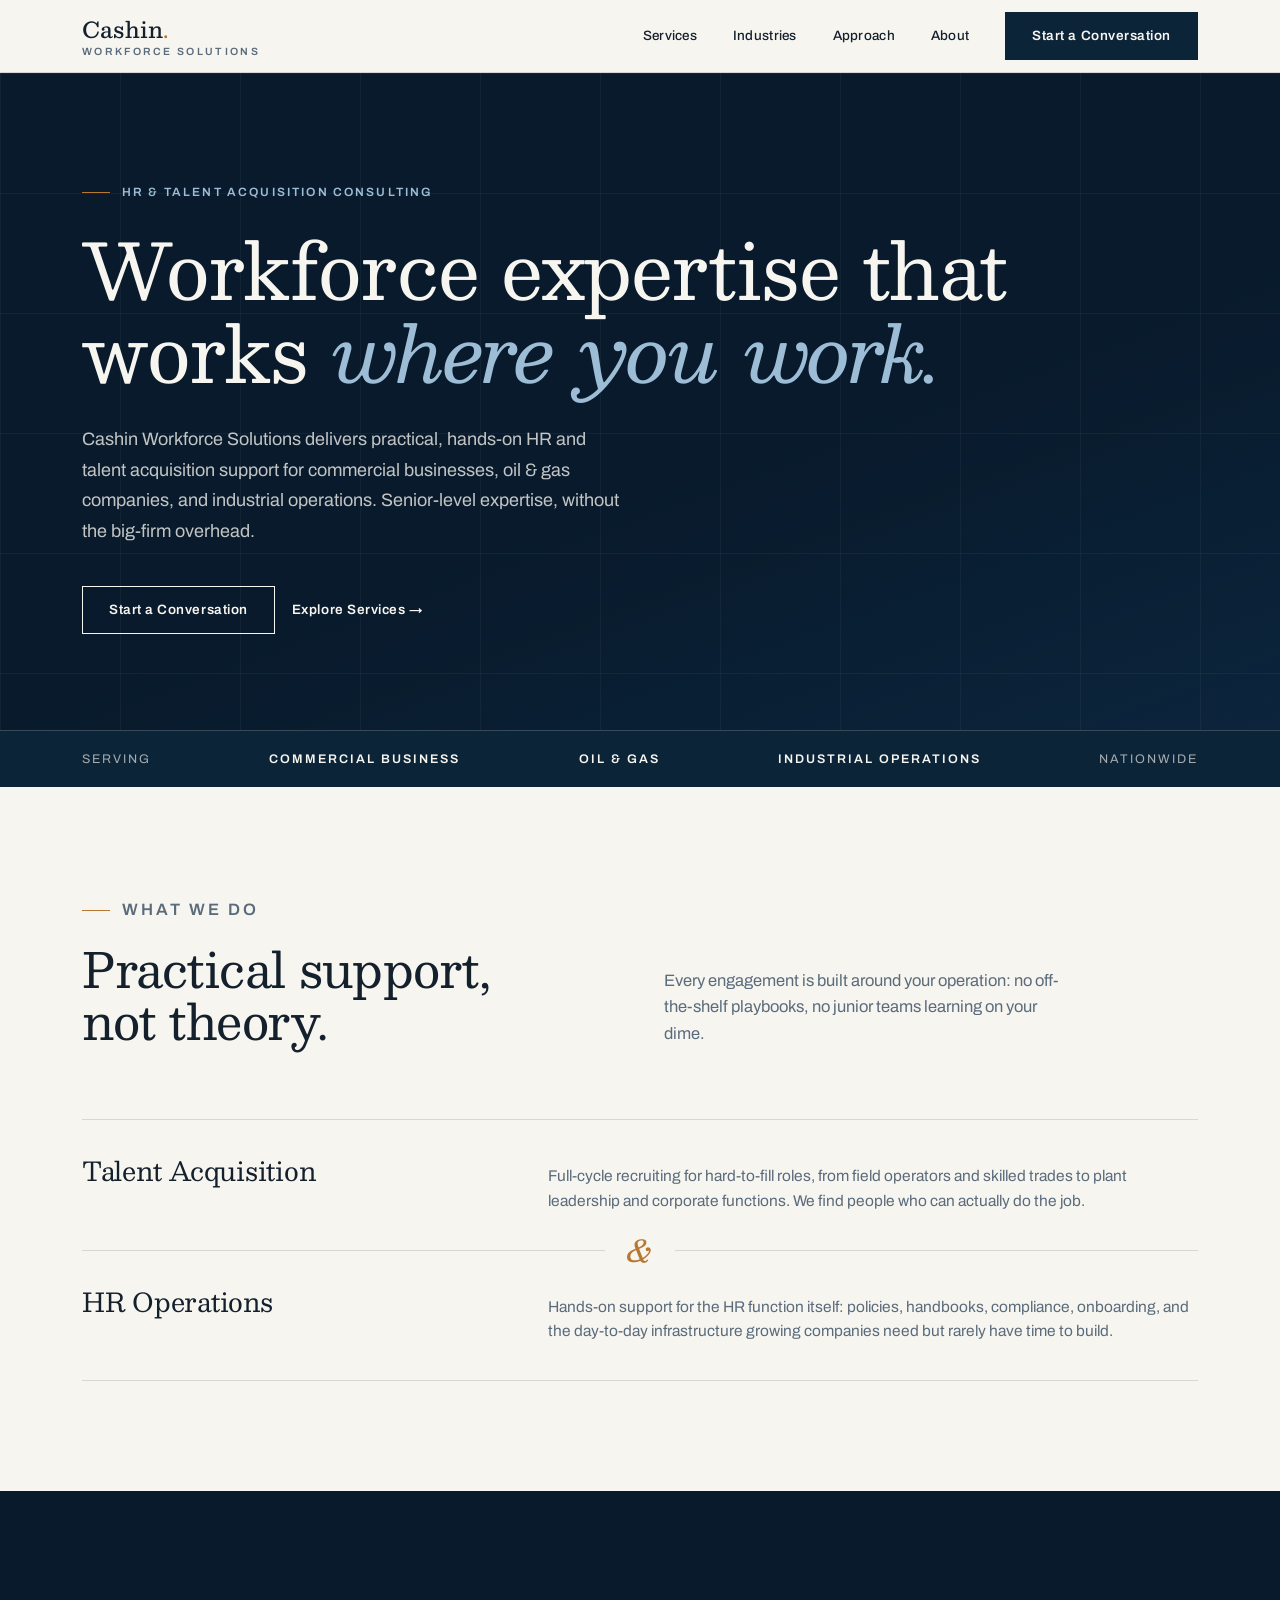
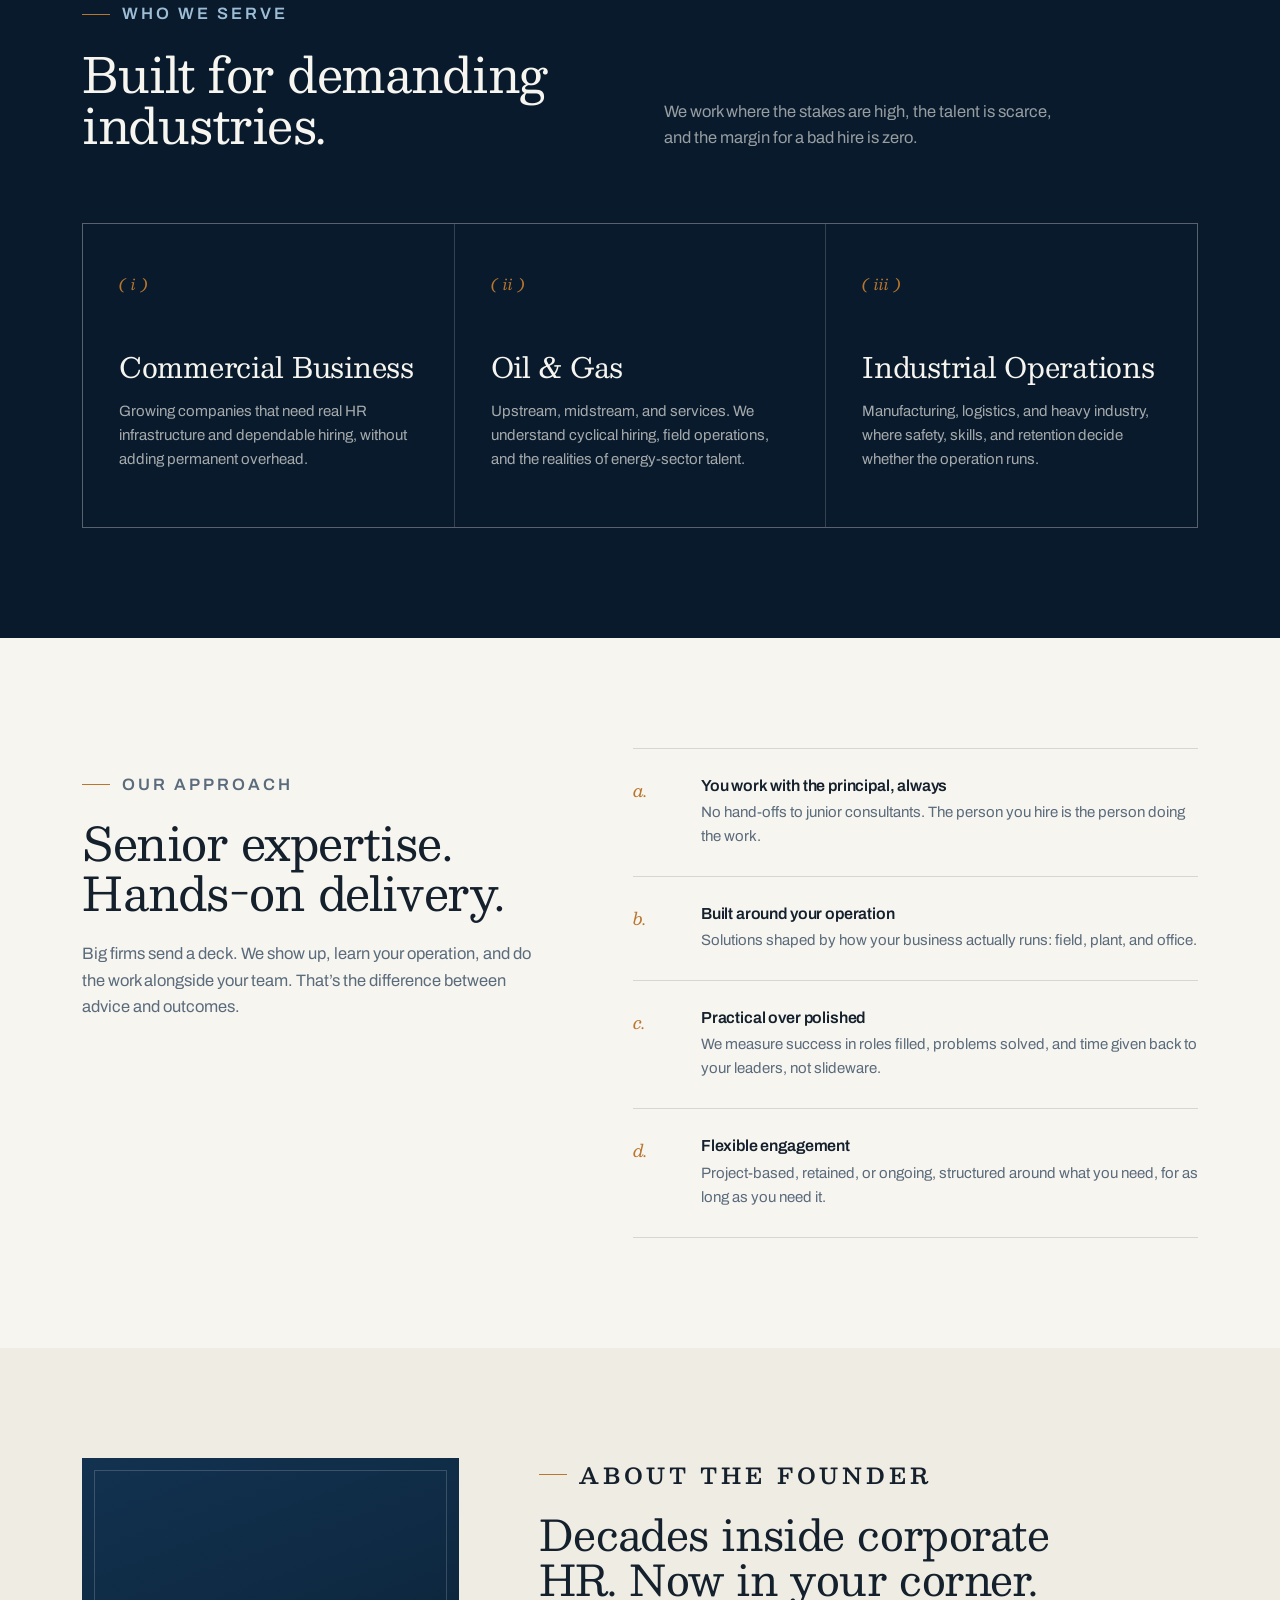
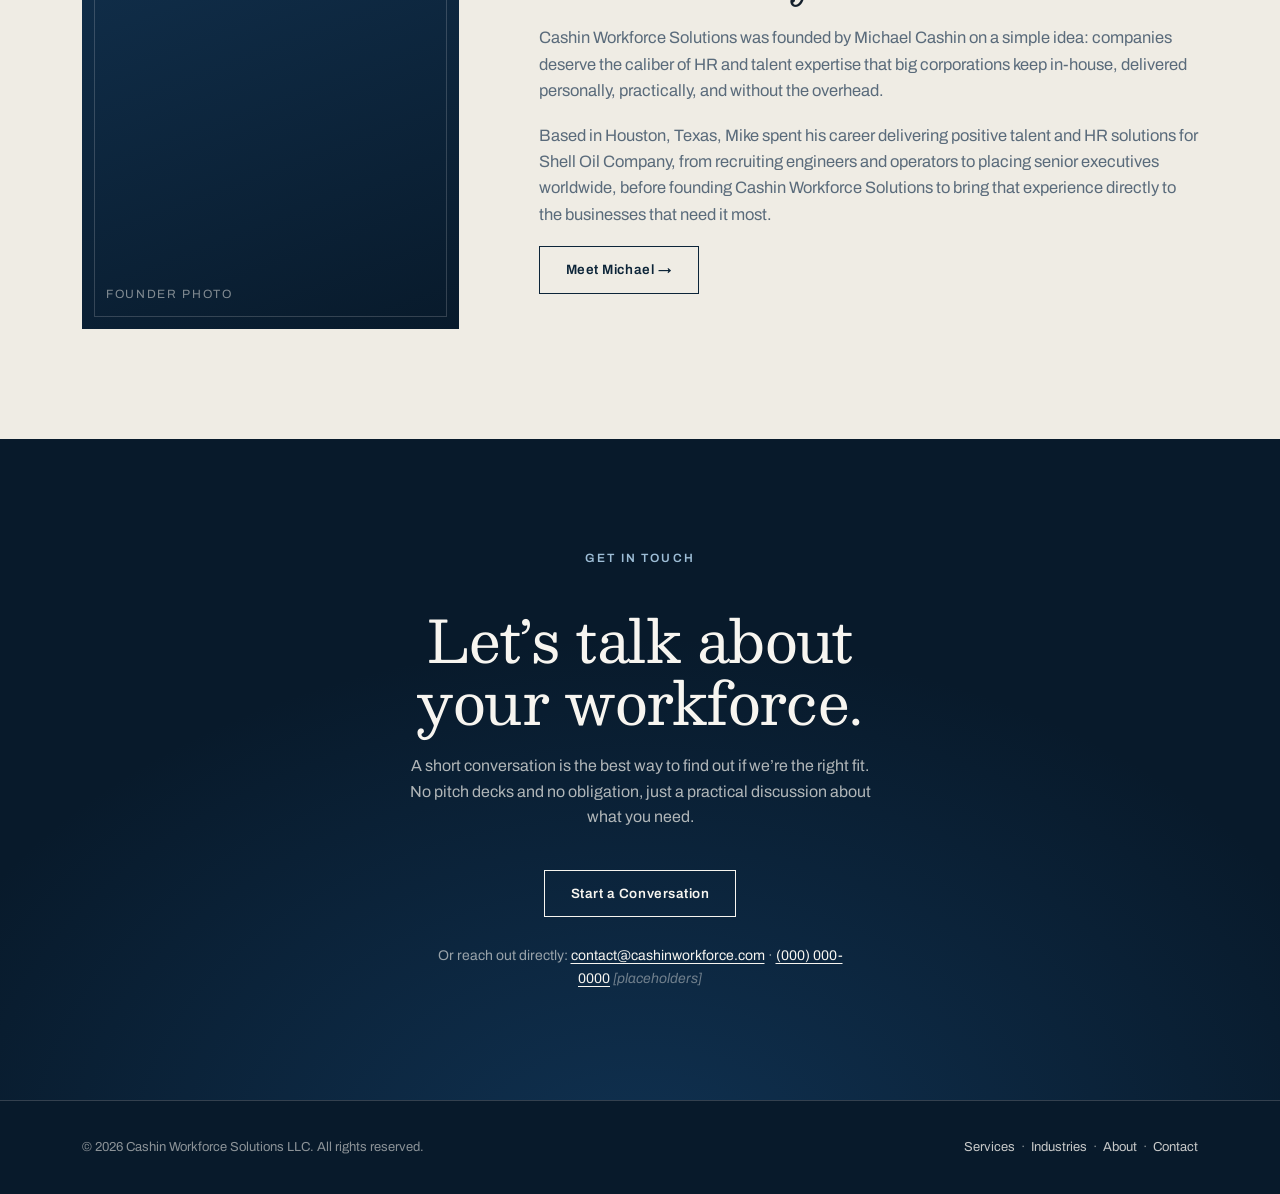
<file: index.html>
<!DOCTYPE html>
<html lang="en">
<head>
<meta charset="UTF-8">
<meta name="viewport" content="width=device-width, initial-scale=1.0">
<title>Cashin Workforce Solutions · Practical HR &amp; Talent Acquisition</title>
<meta name="description" content="Hands-on HR and talent acquisition support for commercial, oil & gas, and industrial operations.">
<meta name="theme-color" content="#F7F5F0">
<meta property="og:title" content="Cashin Workforce Solutions">
<meta property="og:description" content="Practical, hands-on HR and talent acquisition support for commercial, oil & gas, and industrial operations.">
<meta property="og:type" content="website">
<link rel="icon" href="data:image/svg+xml,%3Csvg xmlns='http://www.w3.org/2000/svg' viewBox='0 0 64 64'%3E%3Crect width='64' height='64' rx='8' fill='%23081A2B'/%3E%3Ctext x='32' y='44' font-family='Georgia,serif' font-size='36' fill='%23F7F5F0' text-anchor='middle'%3EC%3C/text%3E%3C/svg%3E">
<link rel="preconnect" href="https://fonts.googleapis.com">
<link rel="preconnect" href="https://fonts.gstatic.com" crossorigin>
<link href="https://fonts.googleapis.com/css2?family=Besley:ital,wght@0,400;0,500;0,600;1,400&family=Archivo:wght@400;500;600;700&display=swap" rel="stylesheet">
<link rel="stylesheet" href="styles.css">
</head>
<body>

<a class="skip-link" href="#top">Skip to main content</a>
<header class="site">
  <div class="wrap nav">
    <a class="logo" href="index.html">Cashin<span>.</span><small>Workforce Solutions</small></a>
    <nav class="nav-links" aria-label="Primary">
      <a href="#services">Services</a>
      <a href="#industries">Industries</a>
      <a href="#approach">Approach</a>
      <a href="about.html">About</a>
      <a class="btn btn-solid" href="contact.html">Start a Conversation</a>
    </nav>
  </div>
</header>

<main id="top">

  <!-- HERO -->
  <div class="hero dark">
    <div class="wrap hero-inner">
      <div>
        <p class="kicker">HR &amp; Talent Acquisition Consulting</p>
        <h1>Workforce expertise that works <em>where you work.</em></h1>
        <p class="lede">Cashin Workforce Solutions delivers practical, hands-on HR and talent acquisition support for commercial businesses, oil &amp; gas companies, and industrial operations. Senior-level expertise, without the big-firm overhead.</p>
        <div class="hero-ctas">
          <a class="btn btn-light" href="contact.html">Start a Conversation</a>
          <a class="btn btn-text" href="#services">Explore Services <span aria-hidden="true">→</span></a>
        </div>
      </div>
    </div>
    <div class="strip">
      <div class="wrap strip-inner">
        <span>Serving</span>
        <span><b>Commercial Business</b></span>
        <span><b>Oil &amp; Gas</b></span>
        <span><b>Industrial Operations</b></span>
        <span>Nationwide</span>
      </div>
    </div>
  </div>

  <!-- SERVICES -->
  <section id="services">
    <div class="wrap">
      <div class="sec-head reveal">
        <div>
          <p class="kicker">What We Do</p>
          <h2>Practical support, not theory.</h2>
        </div>
        <p>Every engagement is built around your operation: no off-the-shelf playbooks, no junior teams learning on your dime.</p>
      </div>
      <div class="reveal">
        <div class="svc">
          <h3>Talent Acquisition</h3>
          <p>Full-cycle recruiting for hard-to-fill roles, from field operators and skilled trades to plant leadership and corporate functions. We find people who can actually do the job.</p>
        </div>
        <div class="svc-amp" aria-hidden="true"><span>&amp;</span></div>
        <div class="svc">
          <h3>HR Operations</h3>
          <p>Hands-on support for the HR function itself: policies, handbooks, compliance, onboarding, and the day-to-day infrastructure growing companies need but rarely have time to build.</p>
        </div>
      </div>
    </div>
  </section>

  <!-- INDUSTRIES -->
  <section id="industries" class="industries dark">
    <div class="wrap">
      <div class="sec-head reveal">
        <div>
          <p class="kicker">Who We Serve</p>
          <h2>Built for demanding industries.</h2>
        </div>
        <p style="color: rgba(247,245,240,0.6);">We work where the stakes are high, the talent is scarce, and the margin for a bad hire is zero.</p>
      </div>
      <div class="ind-grid reveal">
        <div class="ind-card">
          <span class="glyph" aria-hidden="true">( i )</span>
          <h3>Commercial Business</h3>
          <p>Growing companies that need real HR infrastructure and dependable hiring, without adding permanent overhead.</p>
        </div>
        <div class="ind-card">
          <span class="glyph" aria-hidden="true">( ii )</span>
          <h3>Oil &amp; Gas</h3>
          <p>Upstream, midstream, and services. We understand cyclical hiring, field operations, and the realities of energy-sector talent.</p>
        </div>
        <div class="ind-card">
          <span class="glyph" aria-hidden="true">( iii )</span>
          <h3>Industrial Operations</h3>
          <p>Manufacturing, logistics, and heavy industry, where safety, skills, and retention decide whether the operation runs.</p>
        </div>
      </div>
    </div>
  </section>

  <!-- APPROACH -->
  <section id="approach">
    <div class="wrap approach-grid">
      <div class="reveal">
        <p class="kicker">Our Approach</p>
        <h2>Senior expertise. Hands-on delivery.</h2>
        <p>Big firms send a deck. We show up, learn your operation, and do the work alongside your team. That&rsquo;s the difference between advice and outcomes.</p>
      </div>
      <div class="reveal">
        <div class="tenet">
          <span class="t-no" aria-hidden="true">a.</span>
          <div>
            <h3>You work with the principal, always</h3>
            <p>No hand-offs to junior consultants. The person you hire is the person doing the work.</p>
          </div>
        </div>
        <div class="tenet">
          <span class="t-no" aria-hidden="true">b.</span>
          <div>
            <h3>Built around your operation</h3>
            <p>Solutions shaped by how your business actually runs: field, plant, and office.</p>
          </div>
        </div>
        <div class="tenet">
          <span class="t-no" aria-hidden="true">c.</span>
          <div>
            <h3>Practical over polished</h3>
            <p>We measure success in roles filled, problems solved, and time given back to your leaders, not slideware.</p>
          </div>
        </div>
        <div class="tenet">
          <span class="t-no" aria-hidden="true">d.</span>
          <div>
            <h3>Flexible engagement</h3>
            <p>Project-based, retained, or ongoing, structured around what you need, for as long as you need it.</p>
          </div>
        </div>
      </div>
    </div>
  </section>

  <!-- ABOUT TEASER -->
  <section id="about" class="about">
    <div class="wrap about-grid">
      <div class="portrait reveal">
        <span>Founder photo</span>
      </div>
      <div class="bio reveal">
        <p class="kicker">About the Founder</p>
        <h2>Decades inside corporate HR. Now in your corner.</h2>
        <p>Cashin Workforce Solutions was founded by Michael Cashin on a simple idea: companies deserve the caliber of HR and talent expertise that big corporations keep in-house, delivered personally, practically, and without the overhead.</p>
        <p>Based in Houston, Texas, Mike spent his career delivering positive talent and HR solutions for Shell Oil Company, from recruiting engineers and operators to placing senior executives worldwide, before founding Cashin Workforce Solutions to bring that experience directly to the businesses that need it most.</p>
        <p><a class="btn" href="about.html">Meet Michael <span aria-hidden="true">→</span></a></p>
      </div>
    </div>
  </section>

  <!-- CTA -->
  <section id="contact" class="cta dark">
    <div class="wrap">
      <p class="kicker">Get In Touch</p>
      <h2>Let&rsquo;s talk about your workforce.</h2>
      <p>A short conversation is the best way to find out if we&rsquo;re the right fit. No pitch decks and no obligation, just a practical discussion about what you need.</p>
      <a class="btn btn-light" href="contact.html">Start a Conversation</a>
      <p class="cta-alt">Or reach out directly: <a href="mailto:contact@cashinworkforce.com">contact@cashinworkforce.com</a> · <a href="tel:+10000000000">(000) 000-0000</a> <em>[placeholders]</em></p>
    </div>
  </section>

</main>

<footer>
  <div class="wrap foot">
    <span>© 2026 Cashin Workforce Solutions LLC. All rights reserved.</span>
    <nav aria-label="Footer"><a href="#services">Services</a> &nbsp;·&nbsp; <a href="#industries">Industries</a> &nbsp;·&nbsp; <a href="about.html">About</a> &nbsp;·&nbsp; <a href="contact.html">Contact</a></nav>
  </div>
</footer>

<noscript><style>.reveal { opacity: 1; transform: none; }</style></noscript>
<script>
  const io = new IntersectionObserver((entries) => {
    for (const e of entries) {
      if (e.isIntersecting) { e.target.classList.add("in"); io.unobserve(e.target); }
    }
  }, { threshold: 0.12 });
  document.querySelectorAll(".reveal").forEach((el) => io.observe(el));
</script>

</body>
</html>
</file>
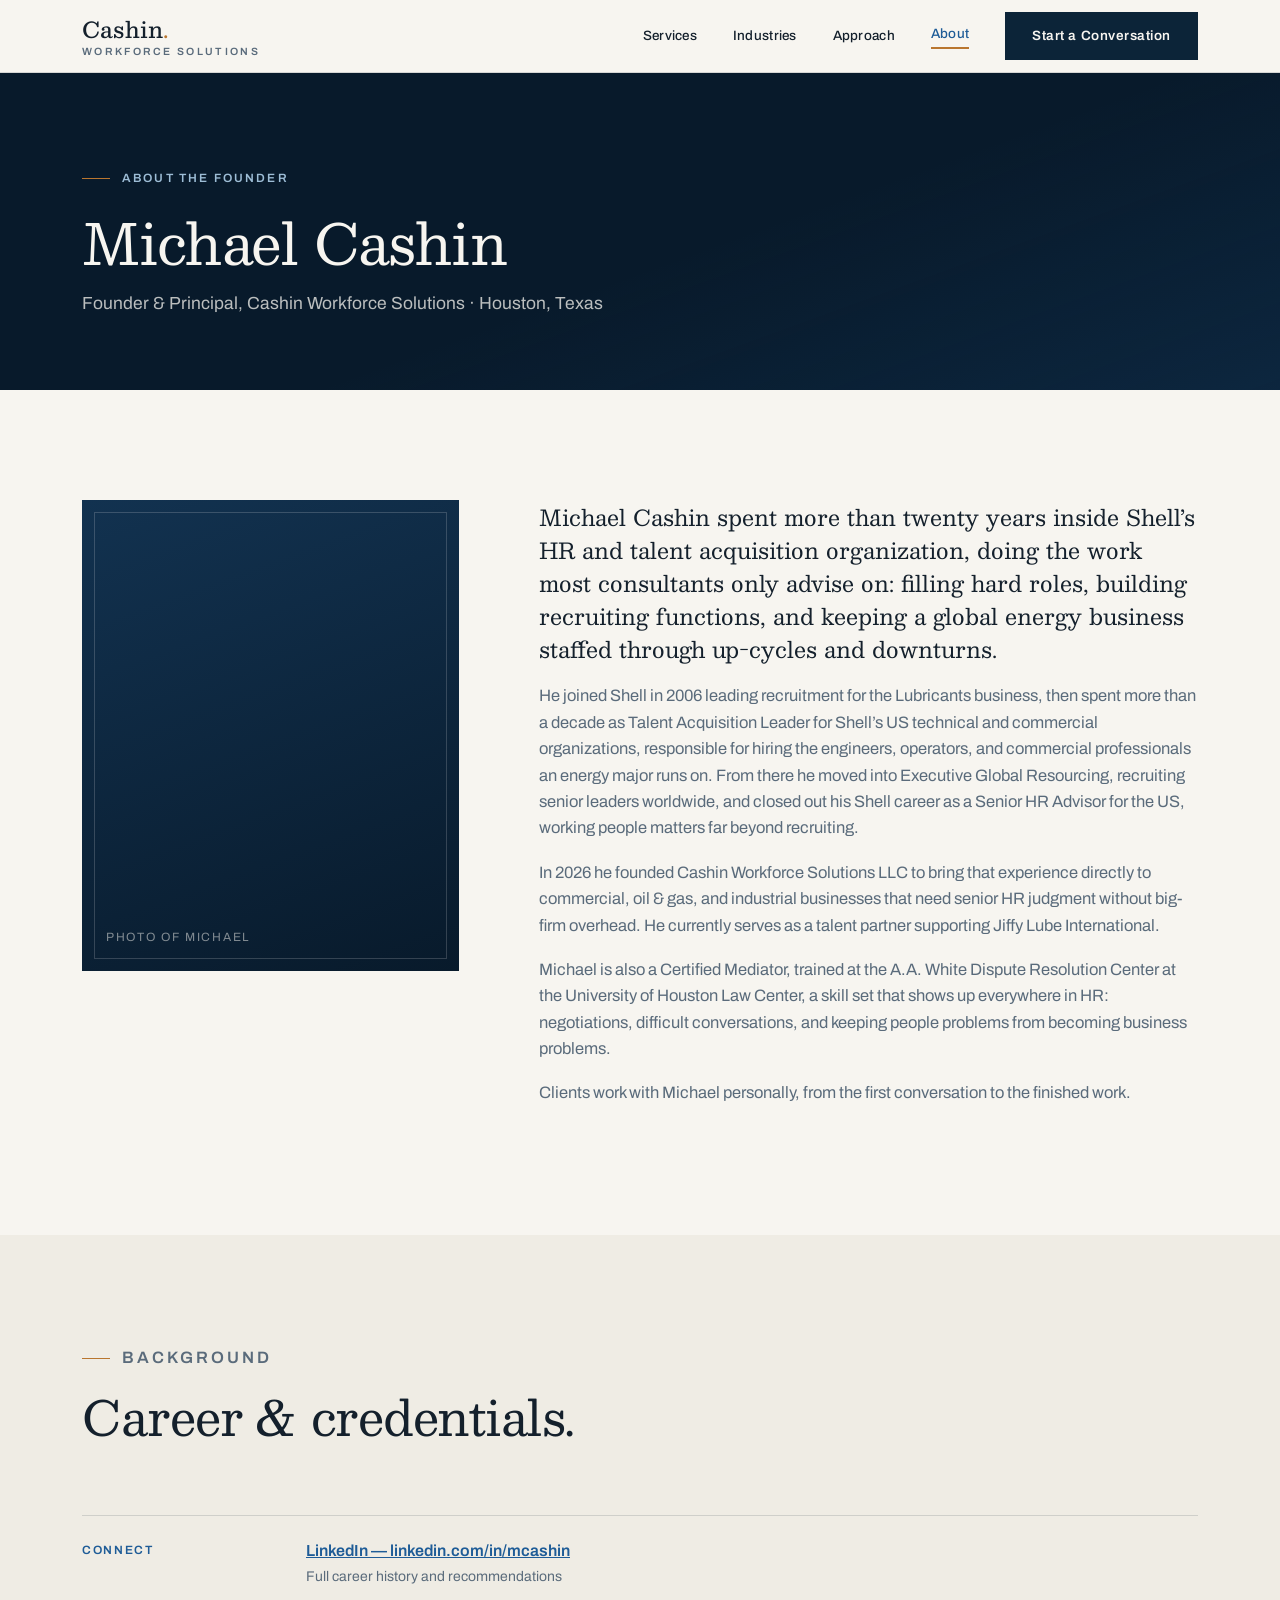
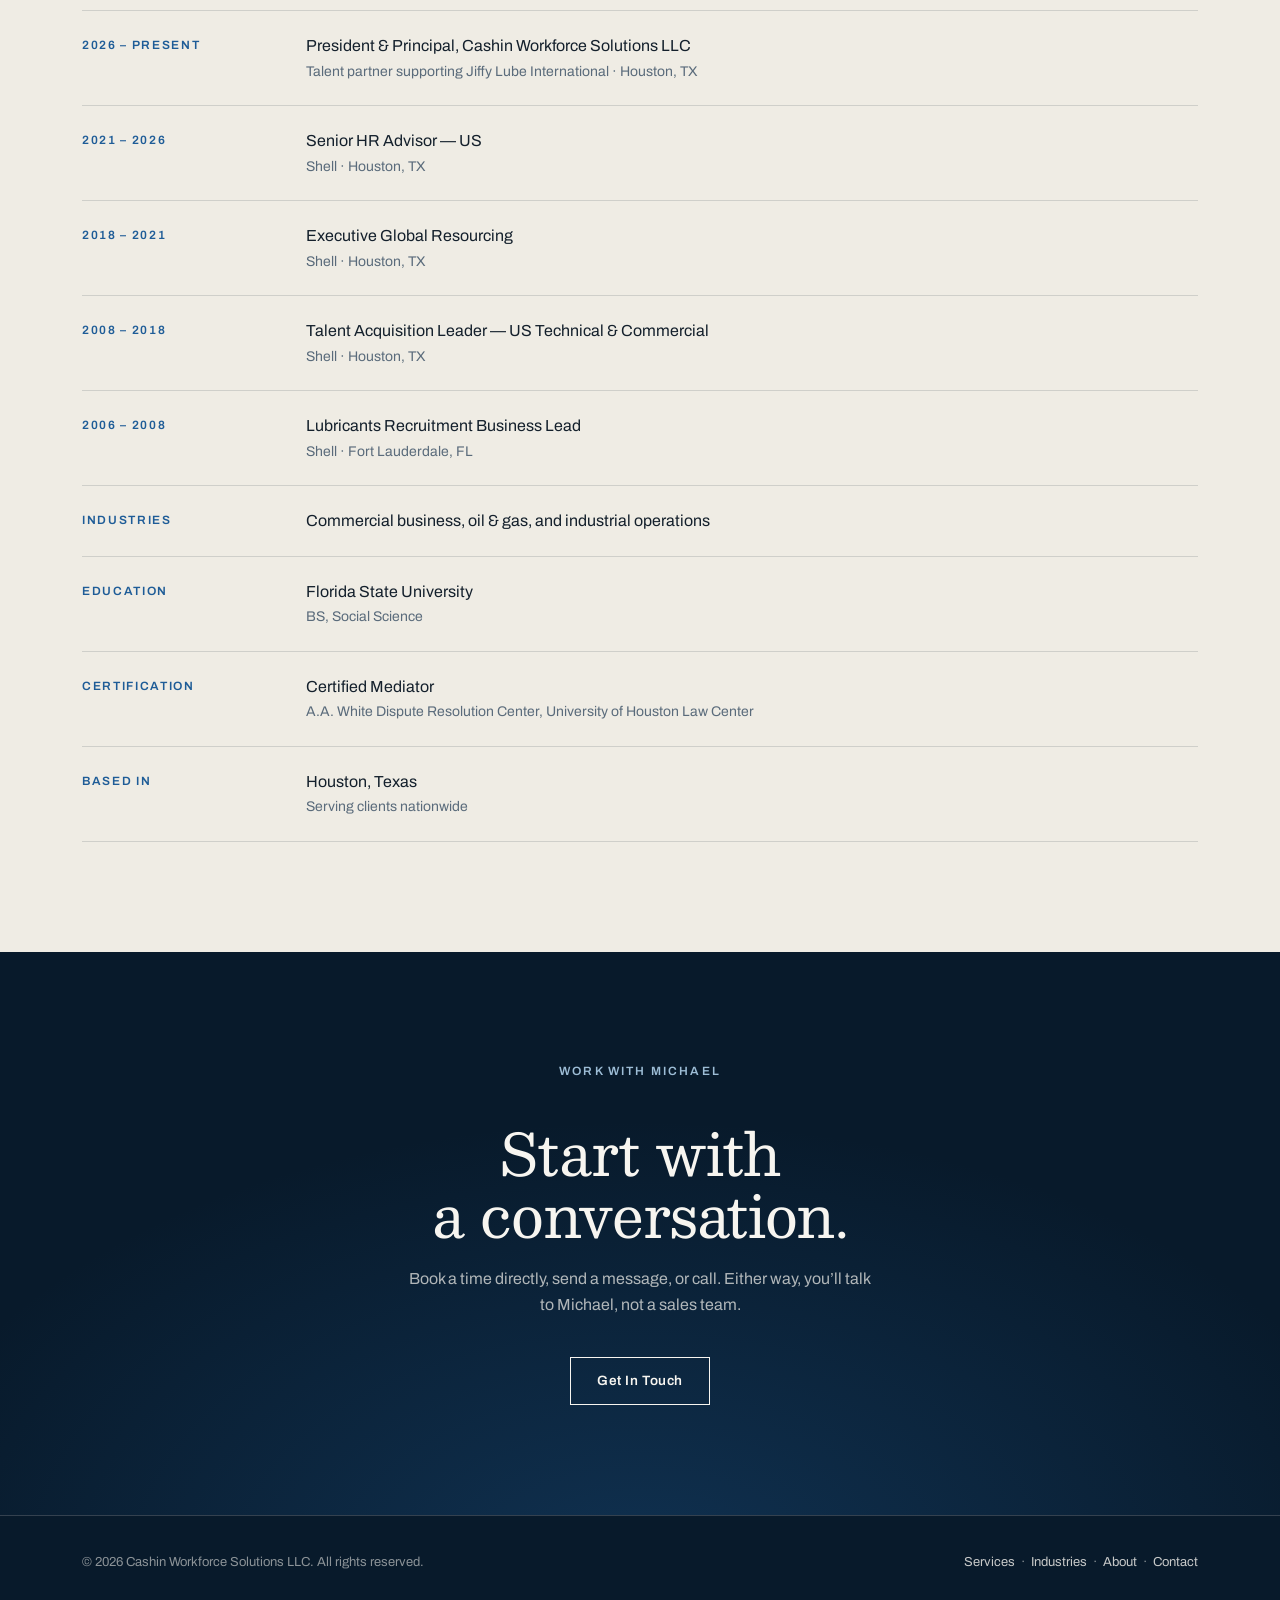
<file: about.html>
<!DOCTYPE html>
<html lang="en">
<head>
<meta charset="UTF-8">
<meta name="viewport" content="width=device-width, initial-scale=1.0">
<title>About Michael Cashin · Cashin Workforce Solutions</title>
<meta name="description" content="Michael Cashin, founder of Cashin Workforce Solutions: 20+ years leading HR and talent acquisition at Shell, now serving commercial, oil & gas, and industrial businesses.">
<meta name="theme-color" content="#F7F5F0">
<meta property="og:title" content="About Michael Cashin · Cashin Workforce Solutions">
<meta property="og:description" content="A career in corporate HR and talent acquisition, now in your corner.">
<meta property="og:type" content="website">
<link rel="icon" href="data:image/svg+xml,%3Csvg xmlns='http://www.w3.org/2000/svg' viewBox='0 0 64 64'%3E%3Crect width='64' height='64' rx='8' fill='%23081A2B'/%3E%3Ctext x='32' y='44' font-family='Georgia,serif' font-size='36' fill='%23F7F5F0' text-anchor='middle'%3EC%3C/text%3E%3C/svg%3E">
<link rel="preconnect" href="https://fonts.googleapis.com">
<link rel="preconnect" href="https://fonts.gstatic.com" crossorigin>
<link href="https://fonts.googleapis.com/css2?family=Besley:ital,wght@0,400;0,500;0,600;1,400&family=Archivo:wght@400;500;600;700&display=swap" rel="stylesheet">
<link rel="stylesheet" href="styles.css">
</head>
<body>

<a class="skip-link" href="#top">Skip to main content</a>
<header class="site">
  <div class="wrap nav">
    <a class="logo" href="index.html">Cashin<span>.</span><small>Workforce Solutions</small></a>
    <nav class="nav-links" aria-label="Primary">
      <a href="index.html#services">Services</a>
      <a href="index.html#industries">Industries</a>
      <a href="index.html#approach">Approach</a>
      <a href="about.html" aria-current="page">About</a>
      <a class="btn btn-solid" href="contact.html">Start a Conversation</a>
    </nav>
  </div>
</header>

<main id="top">

  <div class="page-hero dark">
    <div class="wrap">
      <p class="kicker">About the Founder</p>
      <h1>Michael Cashin</h1>
      <p class="lede">Founder &amp; Principal, Cashin Workforce Solutions · Houston, Texas</p>
    </div>
  </div>

  <section>
    <div class="wrap about-grid">
      <div class="portrait reveal">
        <span>Photo of Michael</span>
      </div>
      <div class="bio reveal">
        <p>Michael Cashin spent more than twenty years inside Shell&rsquo;s HR and talent acquisition organization, doing the work most consultants only advise on: filling hard roles, building recruiting functions, and keeping a global energy business staffed through up-cycles and downturns.</p>

        <!-- Bio verified against Michael's LinkedIn profile (linkedin.com/in/mcashin), 2026-06-12. -->
        <p>He joined Shell in 2006 leading recruitment for the Lubricants business, then spent more than a decade as Talent Acquisition Leader for Shell&rsquo;s US technical and commercial organizations, responsible for hiring the engineers, operators, and commercial professionals an energy major runs on. From there he moved into Executive Global Resourcing, recruiting senior leaders worldwide, and closed out his Shell career as a Senior HR Advisor for the US, working people matters far beyond recruiting.</p>
        <p>In 2026 he founded Cashin Workforce Solutions LLC to bring that experience directly to commercial, oil &amp; gas, and industrial businesses that need senior HR judgment without big-firm overhead. He currently serves as a talent partner supporting Jiffy Lube International.</p>
        <p>Michael is also a Certified Mediator, trained at the A.A. White Dispute Resolution Center at the University of Houston Law Center, a skill set that shows up everywhere in HR: negotiations, difficult conversations, and keeping people problems from becoming business problems.</p>
        <p>Clients work with Michael personally, from the first conversation to the finished work.</p>
      </div>
    </div>
  </section>

  <section class="about" aria-label="Credentials">
    <div class="wrap">
      <div class="sec-head reveal">
        <div>
          <p class="kicker">Background</p>
          <h2>Career &amp; credentials.</h2>
        </div>
      </div>
      <dl class="reveal">
        <div class="cred">
          <dt>Connect</dt>
          <dd><a class="plain" style="color: var(--blue-600); font-weight: 600;" href="https://www.linkedin.com/in/mcashin/">LinkedIn — linkedin.com/in/mcashin</a> <small>Full career history and recommendations</small></dd>
        </div>
        <div class="cred">
          <dt>2026 &ndash; Present</dt>
          <dd>President &amp; Principal, Cashin Workforce Solutions LLC <small>Talent partner supporting Jiffy Lube International · Houston, TX</small></dd>
        </div>
        <div class="cred">
          <dt>2021 &ndash; 2026</dt>
          <dd>Senior HR Advisor &mdash; US <small>Shell · Houston, TX</small></dd>
        </div>
        <div class="cred">
          <dt>2018 &ndash; 2021</dt>
          <dd>Executive Global Resourcing <small>Shell · Houston, TX</small></dd>
        </div>
        <div class="cred">
          <dt>2008 &ndash; 2018</dt>
          <dd>Talent Acquisition Leader &mdash; US Technical &amp; Commercial <small>Shell · Houston, TX</small></dd>
        </div>
        <div class="cred">
          <dt>2006 &ndash; 2008</dt>
          <dd>Lubricants Recruitment Business Lead <small>Shell · Fort Lauderdale, FL</small></dd>
        </div>
        <div class="cred">
          <dt>Industries</dt>
          <dd>Commercial business, oil &amp; gas, and industrial operations</dd>
        </div>
        <div class="cred">
          <dt>Education</dt>
          <dd>Florida State University <small>BS, Social Science</small></dd>
        </div>
        <div class="cred">
          <dt>Certification</dt>
          <dd>Certified Mediator <small>A.A. White Dispute Resolution Center, University of Houston Law Center</small></dd>
        </div>
        <div class="cred">
          <dt>Based In</dt>
          <dd>Houston, Texas <small>Serving clients nationwide</small></dd>
        </div>
      </dl>
    </div>
  </section>

  <section class="cta dark">
    <div class="wrap">
      <p class="kicker">Work With Michael</p>
      <h2>Start with a conversation.</h2>
      <p>Book a time directly, send a message, or call. Either way, you&rsquo;ll talk to Michael, not a sales team.</p>
      <a class="btn btn-light" href="contact.html">Get In Touch</a>
    </div>
  </section>

</main>

<footer>
  <div class="wrap foot">
    <span>© 2026 Cashin Workforce Solutions LLC. All rights reserved.</span>
    <nav aria-label="Footer"><a href="index.html#services">Services</a> &nbsp;·&nbsp; <a href="index.html#industries">Industries</a> &nbsp;·&nbsp; <a href="about.html">About</a> &nbsp;·&nbsp; <a href="contact.html">Contact</a></nav>
  </div>
</footer>

<noscript><style>.reveal { opacity: 1; transform: none; }</style></noscript>
<script>
  const io = new IntersectionObserver((entries) => {
    for (const e of entries) {
      if (e.isIntersecting) { e.target.classList.add("in"); io.unobserve(e.target); }
    }
  }, { threshold: 0.12 });
  document.querySelectorAll(".reveal").forEach((el) => io.observe(el));
</script>

</body>
</html>
</file>
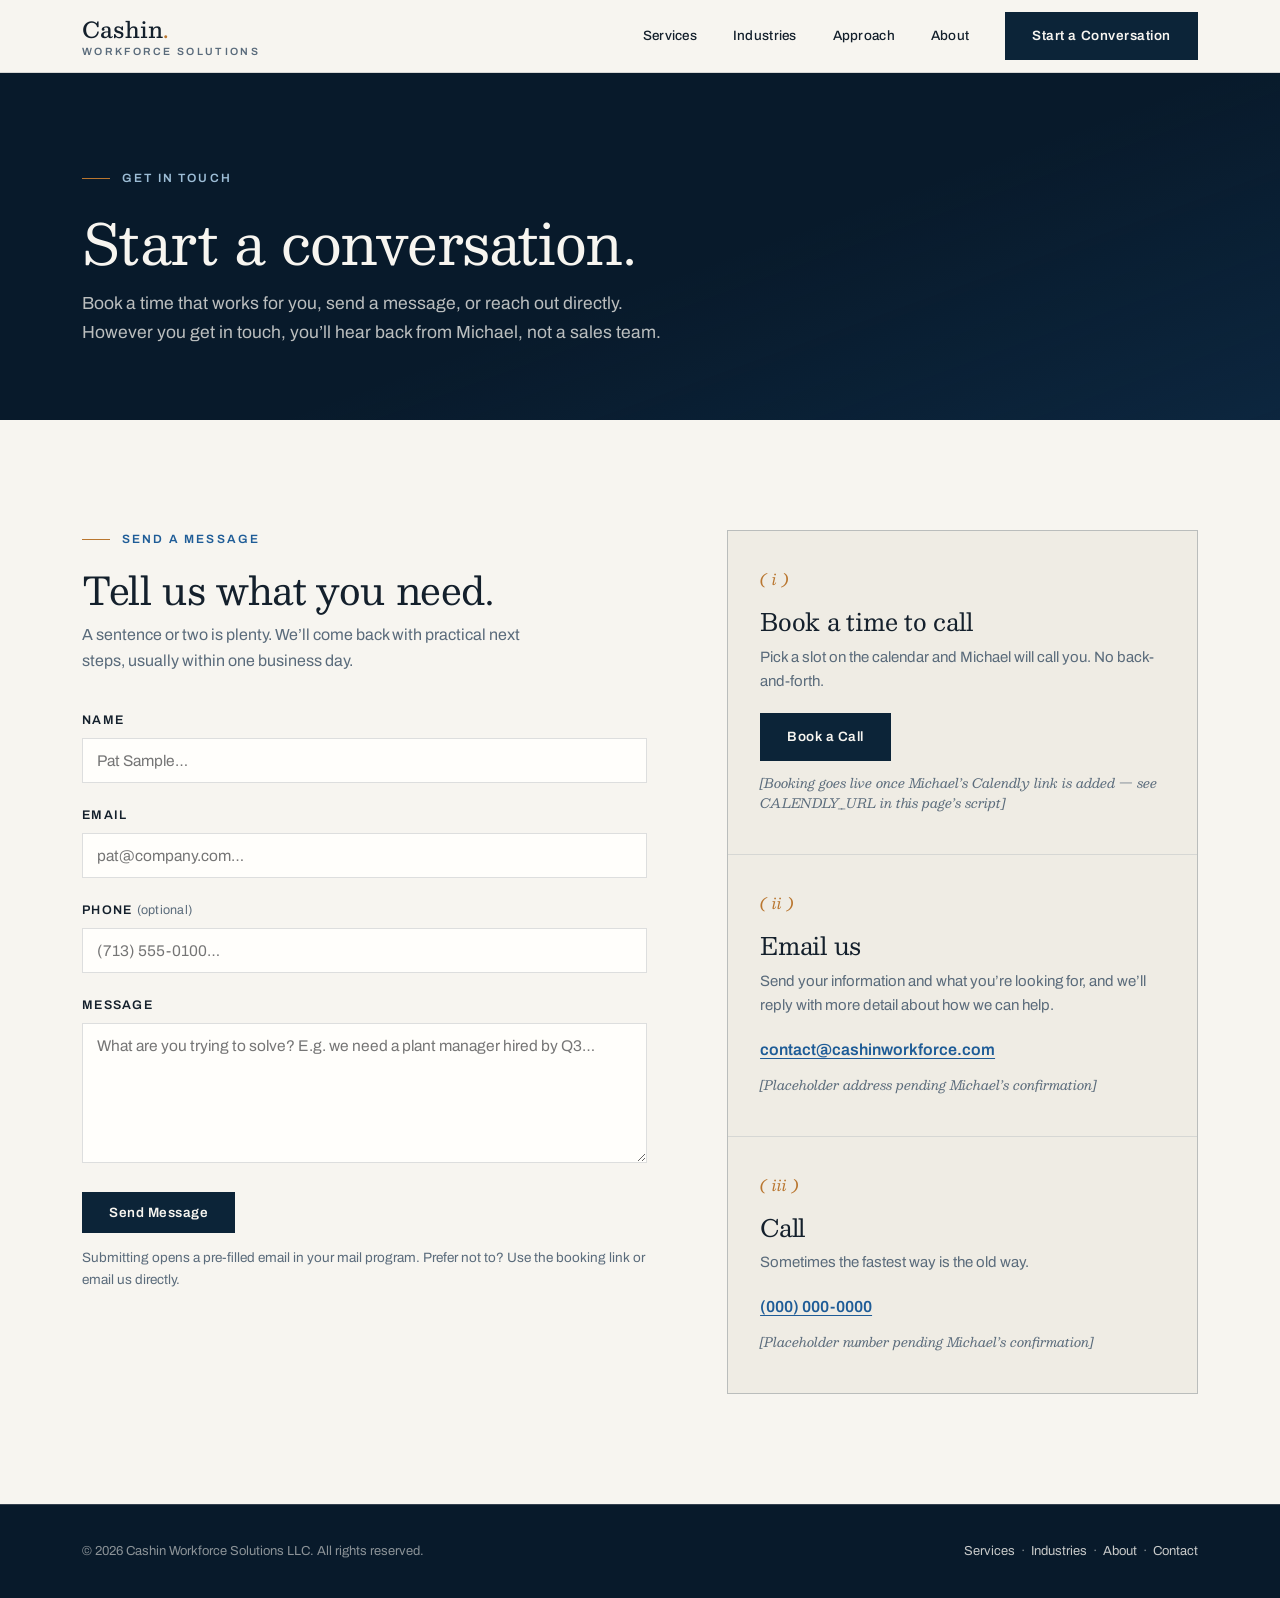
<file: contact.html>
<!DOCTYPE html>
<html lang="en">
<head>
<meta charset="UTF-8">
<meta name="viewport" content="width=device-width, initial-scale=1.0">
<title>Contact · Cashin Workforce Solutions</title>
<meta name="description" content="Book a conversation with Cashin Workforce Solutions, send a message, or reach out directly by email or phone.">
<meta name="theme-color" content="#F7F5F0">
<meta property="og:title" content="Contact · Cashin Workforce Solutions">
<meta property="og:description" content="Book a time, send a message, or reach out directly. You'll talk to the principal, not a sales team.">
<meta property="og:type" content="website">
<link rel="icon" href="data:image/svg+xml,%3Csvg xmlns='http://www.w3.org/2000/svg' viewBox='0 0 64 64'%3E%3Crect width='64' height='64' rx='8' fill='%23081A2B'/%3E%3Ctext x='32' y='44' font-family='Georgia,serif' font-size='36' fill='%23F7F5F0' text-anchor='middle'%3EC%3C/text%3E%3C/svg%3E">
<link rel="preconnect" href="https://fonts.googleapis.com">
<link rel="preconnect" href="https://fonts.gstatic.com" crossorigin>
<link href="https://fonts.googleapis.com/css2?family=Besley:ital,wght@0,400;0,500;0,600;1,400&family=Archivo:wght@400;500;600;700&display=swap" rel="stylesheet">
<link rel="stylesheet" href="styles.css">
</head>
<body>

<a class="skip-link" href="#top">Skip to main content</a>
<header class="site">
  <div class="wrap nav">
    <a class="logo" href="index.html">Cashin<span>.</span><small>Workforce Solutions</small></a>
    <nav class="nav-links" aria-label="Primary">
      <a href="index.html#services">Services</a>
      <a href="index.html#industries">Industries</a>
      <a href="index.html#approach">Approach</a>
      <a href="about.html">About</a>
      <a class="btn btn-solid" href="contact.html" aria-current="page">Start a Conversation</a>
    </nav>
  </div>
</header>

<main id="top">

  <div class="page-hero dark">
    <div class="wrap">
      <p class="kicker">Get In Touch</p>
      <h1>Start a conversation.</h1>
      <p class="lede">Book a time that works for you, send a message, or reach out directly. However you get in touch, you&rsquo;ll hear back from Michael, not a sales team.</p>
    </div>
  </div>

  <section>
    <div class="wrap contact-grid">

      <!-- FORM -->
      <div class="reveal">
        <p class="kicker">Send a Message</p>
        <h2 style="font-size: clamp(28px, 3.4vw, 38px); margin: 20px 0 12px;">Tell us what you need.</h2>
        <p style="color: var(--muted); margin-bottom: 36px; max-width: 52ch;">A sentence or two is plenty. We&rsquo;ll come back with practical next steps, usually within one business day.</p>

        <!-- DRAFT: this form composes an email in the visitor's mail client.
             For production, point it at a form service (e.g. Formspree: action="https://formspree.io/f/YOUR_ID" method="POST")
             or a small backend, and remove the mailto fallback script below. -->
        <form class="contact-form" id="contact-form">
          <div class="field">
            <label for="cf-name">Name</label>
            <input id="cf-name" name="name" type="text" autocomplete="name" required placeholder="Pat Sample…">
          </div>
          <div class="field">
            <label for="cf-email">Email</label>
            <input id="cf-email" name="email" type="email" autocomplete="email" inputmode="email" spellcheck="false" required placeholder="pat@company.com…">
          </div>
          <div class="field">
            <label for="cf-phone">Phone <span class="opt">(optional)</span></label>
            <input id="cf-phone" name="phone" type="tel" autocomplete="tel" inputmode="tel" placeholder="(713) 555-0100…">
          </div>
          <div class="field">
            <label for="cf-message">Message</label>
            <textarea id="cf-message" name="message" required placeholder="What are you trying to solve? E.g. we need a plant manager hired by Q3…"></textarea>
          </div>
          <button class="btn btn-solid" type="submit">Send Message</button>
          <p class="form-note">Submitting opens a pre-filled email in your mail program. Prefer not to? Use the booking link or email us directly.</p>
        </form>
      </div>

      <!-- ALTERNATIVES -->
      <div class="contact-aside reveal">
        <div class="opt-card">
          <span class="glyph" aria-hidden="true">( i )</span>
          <h2>Book a time to call</h2>
          <p>Pick a slot on the calendar and Michael will call you. No back-and-forth.</p>
          <a class="btn btn-solid" id="calendly-btn" href="https://calendly.com/" target="_blank" rel="noopener">Book a Call</a>
          <p class="fine draft-flag" id="calendly-flag">[Booking goes live once Michael&rsquo;s Calendly link is added &mdash; see CALENDLY_URL in this page&rsquo;s script]</p>
        </div>
        <div class="opt-card">
          <span class="glyph" aria-hidden="true">( ii )</span>
          <h2>Email us</h2>
          <p>Send your information and what you&rsquo;re looking for, and we&rsquo;ll reply with more detail about how we can help.</p>
          <a class="plain" href="mailto:contact@cashinworkforce.com">contact@cashinworkforce.com</a>
          <p class="fine draft-flag">[Placeholder address pending Michael&rsquo;s confirmation]</p>
        </div>
        <div class="opt-card">
          <span class="glyph" aria-hidden="true">( iii )</span>
          <h2>Call</h2>
          <p>Sometimes the fastest way is the old way.</p>
          <a class="plain" href="tel:+10000000000">(000) 000-0000</a>
          <p class="fine draft-flag">[Placeholder number pending Michael&rsquo;s confirmation]</p>
        </div>
      </div>

    </div>
  </section>

</main>

<footer>
  <div class="wrap foot">
    <span>© 2026 Cashin Workforce Solutions LLC. All rights reserved.</span>
    <nav aria-label="Footer"><a href="index.html#services">Services</a> &nbsp;·&nbsp; <a href="index.html#industries">Industries</a> &nbsp;·&nbsp; <a href="about.html">About</a> &nbsp;·&nbsp; <a href="contact.html">Contact</a></nav>
  </div>
</footer>

<noscript><style>.reveal { opacity: 1; transform: none; }</style></noscript>
<script>
  // ===== CALENDLY =====
  // Paste Michael's Calendly scheduling link below (e.g. "https://calendly.com/cashinworkforce/intro-call").
  // Once set, the "Book a Call" button opens Calendly in a popup (or a new tab if the widget fails to load).
  const CALENDLY_URL = "";

  const calendlyBtn = document.getElementById("calendly-btn");
  if (CALENDLY_URL) {
    calendlyBtn.href = CALENDLY_URL;
    document.getElementById("calendly-flag")?.remove();

    const css = document.createElement("link");
    css.rel = "stylesheet";
    css.href = "https://assets.calendly.com/assets/external/widget.css";
    document.head.appendChild(css);
    const js = document.createElement("script");
    js.src = "https://assets.calendly.com/assets/external/widget.js";
    js.async = true;
    document.body.appendChild(js);

    calendlyBtn.addEventListener("click", (e) => {
      if (window.Calendly) {
        e.preventDefault();
        Calendly.initPopupWidget({ url: CALENDLY_URL });
      }
      // If the widget didn't load, the link still opens Calendly in a new tab.
    });
  }

  const io = new IntersectionObserver((entries) => {
    for (const e of entries) {
      if (e.isIntersecting) { e.target.classList.add("in"); io.unobserve(e.target); }
    }
  }, { threshold: 0.12 });
  document.querySelectorAll(".reveal").forEach((el) => io.observe(el));

  // Draft-only: compose an email from the form. Replace with a form service for production.
  document.getElementById("contact-form").addEventListener("submit", (e) => {
    e.preventDefault();
    const f = e.target;
    const subject = "Website inquiry from " + f.name.value;
    const body = [
      "Name: " + f.name.value,
      "Email: " + f.email.value,
      "Phone: " + (f.phone.value || "(not provided)"),
      "",
      f.message.value
    ].join("\n");
    location.href = "mailto:contact@cashinworkforce.com?subject=" + encodeURIComponent(subject) + "&body=" + encodeURIComponent(body);
  });
</script>

</body>
</html>
</file>
<file: styles.css>
:root {
  color-scheme: light;
  --navy-900: #081A2B;
  --navy-800: #0C2438;
  --navy-700: #123250;
  --blue-600: #1E5C97;
  --blue-400: #4E84B5;
  --sky-300: #9DBDD6;
  --copper: #B9762F;
  --paper: #F7F5F0;
  --paper-2: #EFECE4;
  --ink: #14202C;
  --muted: #5A6B7B;
  --line: rgba(20, 32, 44, 0.14);
  --line-light: rgba(247, 245, 240, 0.18);
  --serif: "Besley", Georgia, serif;
  --sans: "Archivo", "Helvetica Neue", sans-serif;
}

* { margin: 0; padding: 0; box-sizing: border-box; }

@media (prefers-reduced-motion: no-preference) {
  html { scroll-behavior: smooth; }
}

a, button { touch-action: manipulation; }

a:focus-visible, button:focus-visible, input:focus-visible, textarea:focus-visible {
  outline: 2px solid var(--blue-600);
  outline-offset: 3px;
}
.dark a:focus-visible, .dark button:focus-visible { outline-color: var(--sky-300); }

.skip-link {
  position: absolute;
  left: 16px;
  top: -48px;
  z-index: 100;
  background: var(--navy-800);
  color: var(--paper);
  padding: 10px 18px;
  font-size: 13px;
  text-decoration: none;
  transition: top 0.15s;
}
.skip-link:focus-visible { top: 8px; }

body {
  font-family: var(--sans);
  background: var(--paper);
  color: var(--ink);
  font-size: 16px;
  line-height: 1.6;
  -webkit-font-smoothing: antialiased;
}

.wrap { max-width: 1180px; margin: 0 auto; padding: 0 32px; }

/* ---------- type helpers ---------- */
.kicker {
  font-family: var(--sans);
  font-size: 12px;
  font-weight: 600;
  letter-spacing: 0.18em;
  text-transform: uppercase;
  color: var(--blue-600);
  display: flex;
  align-items: center;
  gap: 12px;
}
.kicker::before {
  content: "";
  width: 28px;
  height: 1px;
  background: var(--copper);
}
.dark .kicker { color: var(--sky-300); }

h1, h2, h3 { font-family: var(--serif); font-weight: 400; line-height: 1.08; letter-spacing: -0.01em; text-wrap: balance; }

/* ---------- header ---------- */
header.site {
  position: sticky;
  top: 0;
  z-index: 50;
  background: rgba(247, 245, 240, 0.92);
  backdrop-filter: blur(8px);
  border-bottom: 1px solid var(--line);
}
.nav {
  display: flex;
  align-items: center;
  justify-content: space-between;
  height: 72px;
}
.logo {
  font-family: var(--serif);
  font-size: 22px;
  font-weight: 500;
  color: var(--ink);
  text-decoration: none;
  letter-spacing: 0.01em;
}
.logo span { color: var(--copper); }
.logo small {
  display: block;
  font-family: var(--sans);
  font-size: 10.5px;
  font-weight: 600;
  letter-spacing: 0.22em;
  text-transform: uppercase;
  color: var(--muted);
  margin-top: -2px;
}
.nav-links { display: flex; gap: 36px; align-items: center; }
.nav-links a:not(.btn) {
  font-size: 13.5px;
  font-weight: 500;
  color: var(--ink);
  text-decoration: none;
  letter-spacing: 0.02em;
  transition: color 0.2s;
}
.nav-links a:not(.btn):hover { color: var(--blue-600); }
.nav-links a[aria-current="page"]:not(.btn) {
  color: var(--blue-600);
  border-bottom: 2px solid var(--copper);
  padding-bottom: 2px;
}

/* ---------- buttons ---------- */
.btn {
  display: inline-block;
  font-family: var(--sans);
  font-size: 13.5px;
  font-weight: 600;
  letter-spacing: 0.04em;
  text-decoration: none;
  padding: 12px 26px;
  border: 1px solid var(--navy-800);
  color: var(--navy-800);
  background: transparent;
  cursor: pointer;
  transition: background 0.2s, color 0.2s;
}
.btn:hover { background: var(--navy-800); color: var(--paper); }
.btn-solid { background: var(--navy-800); color: var(--paper); }
.btn-solid:hover { background: var(--blue-600); border-color: var(--blue-600); }
.btn-light { border-color: var(--paper); color: var(--paper); }
.btn-light:hover { background: var(--paper); color: var(--navy-900); }
.btn-text { border-color: transparent; color: var(--paper); padding-left: 0; padding-right: 0; }
.btn-text:hover { background: transparent; color: var(--sky-300); }

/* ---------- hero (home) ---------- */
.hero {
  background:
    linear-gradient(160deg, rgba(8, 26, 43, 0) 55%, rgba(30, 92, 151, 0.18)),
    var(--navy-900);
  color: var(--paper);
  position: relative;
  overflow: hidden;
}
.hero::after {
  content: "";
  position: absolute;
  inset: 0;
  background-image:
    linear-gradient(var(--line-light) 1px, transparent 1px),
    linear-gradient(90deg, var(--line-light) 1px, transparent 1px);
  background-size: 120px 120px;
  opacity: 0.25;
  pointer-events: none;
}
.hero-inner {
  position: relative;
  z-index: 1;
  padding-top: 110px;
}
.hero h1 {
  font-size: clamp(42px, 6vw, 80px);
  max-width: 1000px;
  margin: 26px 0 30px;
}
.hero h1 em {
  font-style: italic;
  color: var(--sky-300);
}
.hero p.lede {
  font-size: 18px;
  line-height: 1.7;
  color: rgba(247, 245, 240, 0.78);
  max-width: 54ch;
  margin-bottom: 40px;
}
.hero-ctas { display: flex; gap: 16px; flex-wrap: wrap; padding-bottom: 96px; }

/* ---------- page hero (sub-pages) ---------- */
.page-hero {
  background:
    linear-gradient(160deg, rgba(8, 26, 43, 0) 55%, rgba(30, 92, 151, 0.18)),
    var(--navy-900);
  color: var(--paper);
  padding: 96px 0 72px;
}
.page-hero h1 {
  font-size: clamp(36px, 4.5vw, 56px);
  margin: 24px 0 16px;
}
.page-hero p.lede {
  font-size: 17.5px;
  line-height: 1.7;
  color: rgba(247, 245, 240, 0.75);
  max-width: 58ch;
}

/* ---------- sector strip ---------- */
.strip {
  background: var(--navy-800);
  border-top: 1px solid var(--line-light);
  color: rgba(247, 245, 240, 0.65);
  position: relative;
  z-index: 1;
}
.strip-inner {
  display: flex;
  justify-content: space-between;
  align-items: center;
  padding-top: 18px;
  padding-bottom: 18px;
  font-size: 12.5px;
  letter-spacing: 0.16em;
  text-transform: uppercase;
  flex-wrap: wrap;
  gap: 12px;
}
.strip-inner span b { color: var(--paper); font-weight: 600; }

/* ---------- sections ---------- */
section { padding: 110px 0; scroll-margin-top: 72px; }

.sec-head {
  display: grid;
  grid-template-columns: minmax(0, 1fr) minmax(0, 1fr);
  gap: 48px;
  align-items: end;
  margin-bottom: 72px;
}
.sec-head h2 { font-size: clamp(32px, 4vw, 48px); margin-top: 20px; }
.sec-head p { color: var(--muted); font-size: 16.5px; max-width: 46ch; }

/* services */
.svc {
  display: grid;
  grid-template-columns: minmax(0, 4fr) minmax(0, 6fr);
  gap: 32px;
  align-items: baseline;
  padding: 36px 0;
}
.svc:first-of-type { border-top: 1px solid var(--line); }
.svc:last-of-type { border-bottom: 1px solid var(--line); }
.svc-amp {
  height: 1px;
  background: var(--line);
  display: flex;
  justify-content: center;
}
.svc-amp span {
  align-self: center;
  background: var(--paper);
  padding: 0 22px;
  font-family: var(--serif);
  font-style: italic;
  font-size: 30px;
  line-height: 1;
  color: var(--copper);
}
.svc h3 { font-size: 26px; }
.svc p { color: var(--muted); font-size: 15.5px; }

/* industries */
.industries { background: var(--navy-900); color: var(--paper); }
.ind-grid {
  display: grid;
  grid-template-columns: repeat(3, 1fr);
  gap: 1px;
  background: var(--line-light);
  border: 1px solid var(--line-light);
}
.ind-card {
  background: var(--navy-900);
  padding: 48px 36px 56px;
  transition: background 0.25s;
}
.ind-card:hover { background: var(--navy-700); }
.ind-card .glyph {
  font-family: var(--serif);
  font-style: italic;
  font-size: 15px;
  color: var(--copper);
  margin-bottom: 56px;
  display: block;
}
.ind-card h3 { font-size: 28px; margin-bottom: 16px; }
.ind-card p { color: rgba(247, 245, 240, 0.66); font-size: 15px; }

/* approach */
.approach-grid {
  display: grid;
  grid-template-columns: minmax(0, 5fr) minmax(0, 6fr);
  gap: 80px;
}
.approach-grid h2 { font-size: clamp(32px, 4vw, 46px); margin-top: 20px; }
.approach-grid > div:first-child p {
  color: var(--muted);
  margin-top: 24px;
  font-size: 16.5px;
}
.tenet {
  border-top: 1px solid var(--line);
  padding: 28px 0;
  display: grid;
  grid-template-columns: 48px 1fr;
  gap: 20px;
}
.tenet:last-child { border-bottom: 1px solid var(--line); }
.tenet .t-no {
  font-family: var(--serif);
  font-style: italic;
  color: var(--copper);
  font-size: 17px;
}
.tenet h3 { font-family: var(--sans); font-size: 16px; font-weight: 600; margin-bottom: 6px; text-wrap: balance; }
.tenet p { color: var(--muted); font-size: 15px; }

/* about teaser (home) + about page */
.about { background: var(--paper-2); }
.about-grid {
  display: grid;
  grid-template-columns: minmax(0, 4fr) minmax(0, 7fr);
  gap: 80px;
  align-items: start;
}
.portrait {
  aspect-ratio: 4 / 5;
  background: linear-gradient(160deg, var(--navy-700), var(--navy-900));
  position: relative;
  display: flex;
  align-items: flex-end;
  padding: 24px;
}
.portrait::after {
  content: "";
  position: absolute;
  inset: 12px;
  border: 1px solid var(--line-light);
  pointer-events: none;
}
.portrait span {
  color: rgba(247, 245, 240, 0.5);
  font-size: 12px;
  letter-spacing: 0.14em;
  text-transform: uppercase;
}
.about-grid h2 { font-size: clamp(30px, 3.6vw, 42px); margin: 20px 0 24px; }
.about-grid .bio p { color: var(--muted); font-size: 16.5px; margin-bottom: 18px; }
.about-grid .bio p:first-of-type {
  font-family: var(--serif);
  font-size: 22px;
  line-height: 1.5;
  color: var(--ink);
}

/* credentials (about page) */
.cred {
  border-top: 1px solid var(--line);
  padding: 22px 0;
  display: grid;
  grid-template-columns: 200px 1fr;
  gap: 24px;
}
.cred:last-child { border-bottom: 1px solid var(--line); }
.cred dt {
  font-size: 12px;
  font-weight: 600;
  letter-spacing: 0.14em;
  text-transform: uppercase;
  color: var(--blue-600);
  padding-top: 3px;
}
.cred dd { color: var(--ink); font-size: 16px; }
.cred dd small { display: block; color: var(--muted); font-size: 14px; margin-top: 2px; }

.draft-flag {
  font-family: var(--serif);
  font-style: italic;
  color: var(--copper);
  font-size: 15px;
}

/* ---------- contact page ---------- */
.contact-grid {
  display: grid;
  grid-template-columns: minmax(0, 6fr) minmax(0, 5fr);
  gap: 80px;
  align-items: start;
}
.contact-form .field { margin-bottom: 22px; }
.contact-form label {
  display: block;
  font-size: 12.5px;
  font-weight: 600;
  letter-spacing: 0.1em;
  text-transform: uppercase;
  color: var(--ink);
  margin-bottom: 8px;
  cursor: pointer;
}
.contact-form label .opt { color: var(--muted); font-weight: 400; text-transform: none; letter-spacing: 0.02em; }
.contact-form input,
.contact-form textarea {
  width: 100%;
  font-family: var(--sans);
  font-size: 15.5px;
  color: var(--ink);
  background: #FFFEFB;
  border: 1px solid var(--line);
  padding: 13px 14px;
  transition: border-color 0.2s;
}
.contact-form input:hover, .contact-form textarea:hover { border-color: var(--blue-400); }
.contact-form textarea { resize: vertical; min-height: 140px; }
.form-note { font-size: 13.5px; color: var(--muted); margin-top: 14px; }

.contact-aside { display: flex; flex-direction: column; gap: 1px; background: var(--line); border: 1px solid var(--line); }
.opt-card { background: var(--paper-2); padding: 36px 32px 40px; }
.opt-card .glyph {
  font-family: var(--serif);
  font-style: italic;
  font-size: 15px;
  color: var(--copper);
  display: block;
  margin-bottom: 18px;
}
.opt-card h2 { font-size: 24px; margin-bottom: 10px; }
.opt-card p { color: var(--muted); font-size: 15px; margin-bottom: 20px; }
.opt-card a.plain { color: var(--blue-600); font-weight: 600; text-decoration: underline; text-underline-offset: 3px; }
.opt-card .fine { font-size: 13px; margin-top: 12px; margin-bottom: 0; }

/* cta band */
.cta {
  background: var(--navy-900);
  color: var(--paper);
  text-align: center;
  position: relative;
  overflow: hidden;
}
.cta::after {
  content: "";
  position: absolute;
  inset: 0;
  background: radial-gradient(ellipse 60% 80% at 50% 110%, rgba(30, 92, 151, 0.35), transparent);
  pointer-events: none;
}
.cta .wrap { position: relative; z-index: 1; }
.cta .kicker { justify-content: center; }
.cta .kicker::before { display: none; }
.cta h2 { font-size: clamp(36px, 5vw, 58px); margin: 24px auto 20px; max-width: 18ch; }
.cta p { color: rgba(247, 245, 240, 0.7); max-width: 52ch; margin: 0 auto 40px; }
.cta .cta-alt { font-size: 14px; margin: 28px auto 0; color: rgba(247, 245, 240, 0.6); }
.cta .cta-alt a { color: var(--paper); text-decoration: underline; text-underline-offset: 3px; }
.cta .cta-alt em { font-style: italic; opacity: 0.7; }

/* footer */
footer {
  background: var(--navy-900);
  color: rgba(247, 245, 240, 0.55);
  border-top: 1px solid var(--line-light);
  padding: 36px 0;
  font-size: 13px;
}
.foot {
  display: flex;
  justify-content: space-between;
  align-items: center;
  flex-wrap: wrap;
  gap: 16px;
}
.foot a { color: rgba(247, 245, 240, 0.8); text-decoration: none; }
.foot a:hover { color: var(--paper); }

/* reveal */
.reveal {
  opacity: 0;
  transform: translateY(24px);
  transition: opacity 0.7s ease, transform 0.7s ease;
}
.reveal.in { opacity: 1; transform: none; }

@media (prefers-reduced-motion: reduce) {
  .reveal { opacity: 1; transform: none; transition: none; }
}

/* ---------- responsive ---------- */
@media (max-width: 920px) {
  .nav {
    height: auto;
    min-height: 64px;
    flex-wrap: wrap;
    padding: 14px 0;
    gap: 12px 20px;
  }
  .nav-links { gap: 18px; flex-wrap: wrap; }
  .nav-links a:not(.btn) { font-size: 12.5px; }
  .nav-links .btn { padding: 9px 16px; white-space: nowrap; }
  .hero-inner { padding-top: 72px; }
  .hero-ctas { padding-bottom: 56px; }
  .page-hero { padding: 64px 0 56px; }
  .sec-head, .approach-grid, .about-grid, .contact-grid { grid-template-columns: 1fr; gap: 40px; }
  .ind-grid { grid-template-columns: 1fr; }
  .svc { grid-template-columns: 1fr; gap: 12px; }
  .cred { grid-template-columns: 1fr; gap: 6px; }
  section { padding: 80px 0; }
}
</file>
